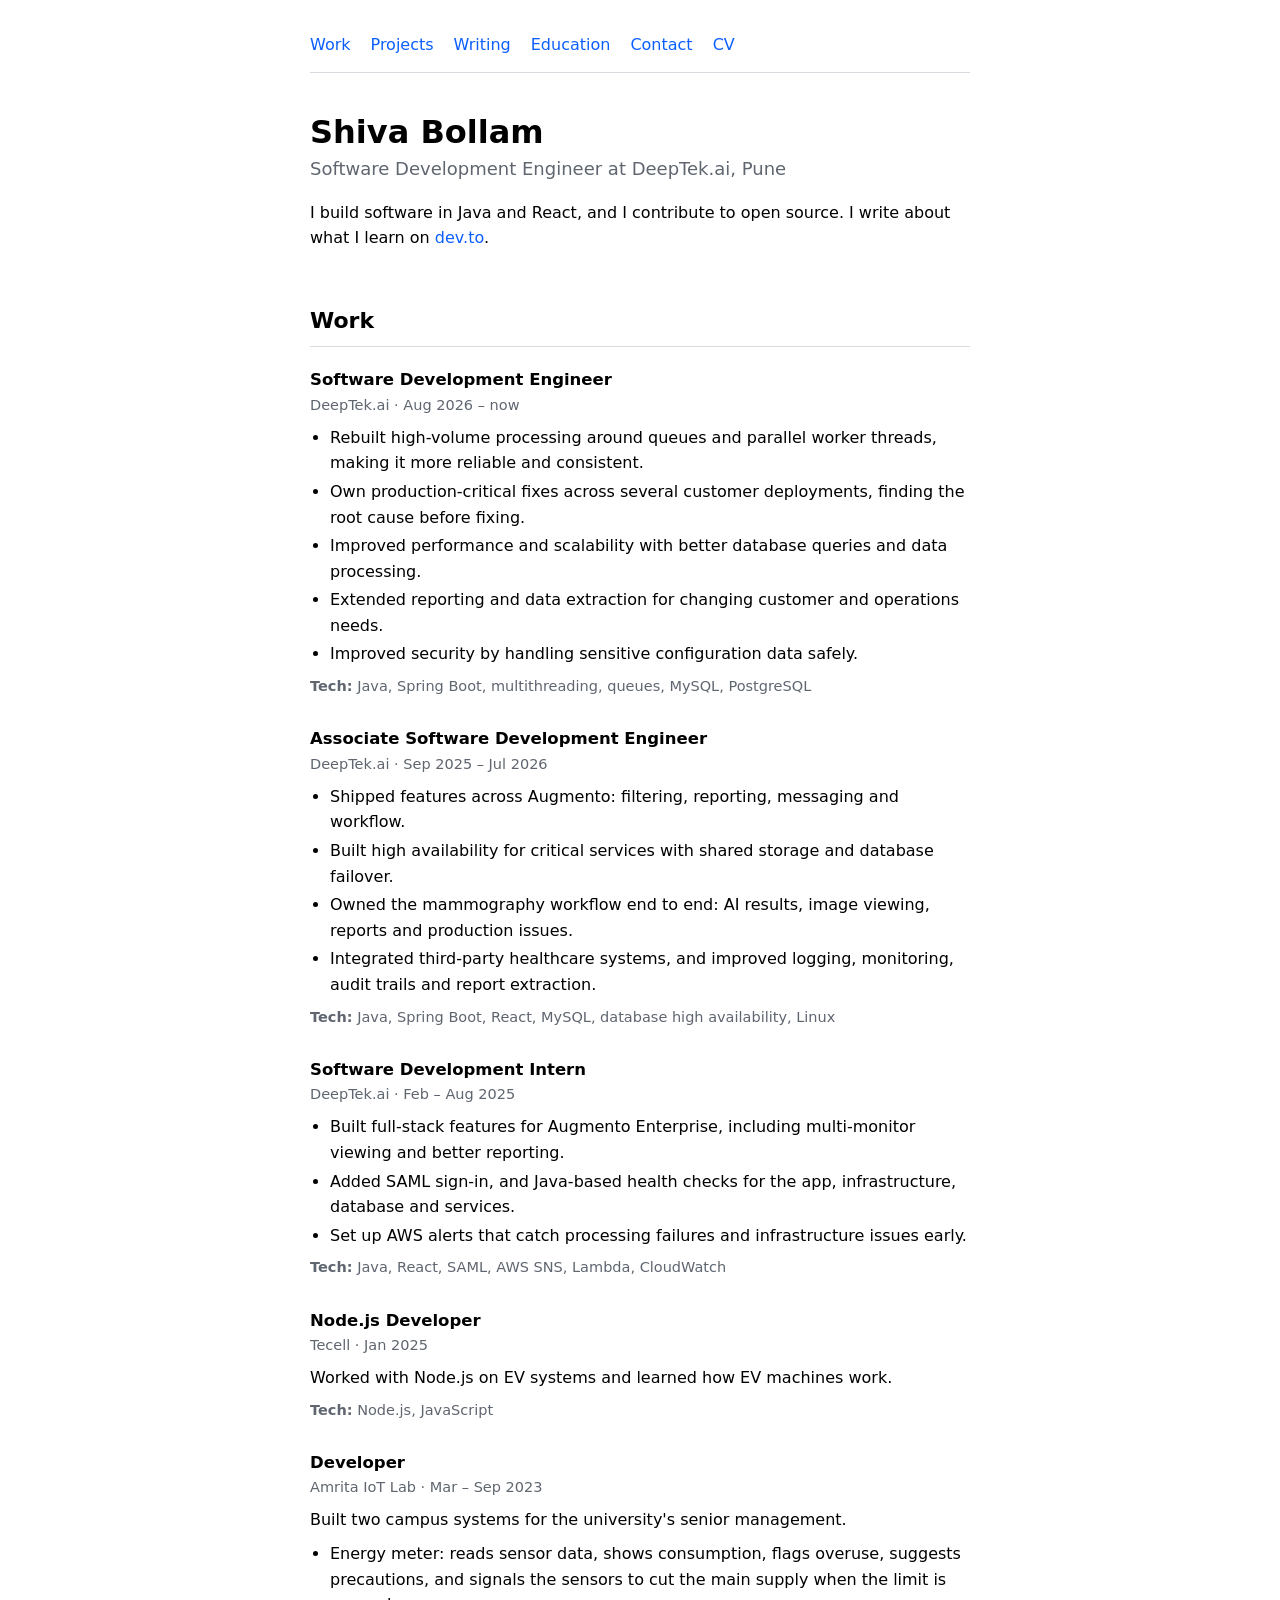
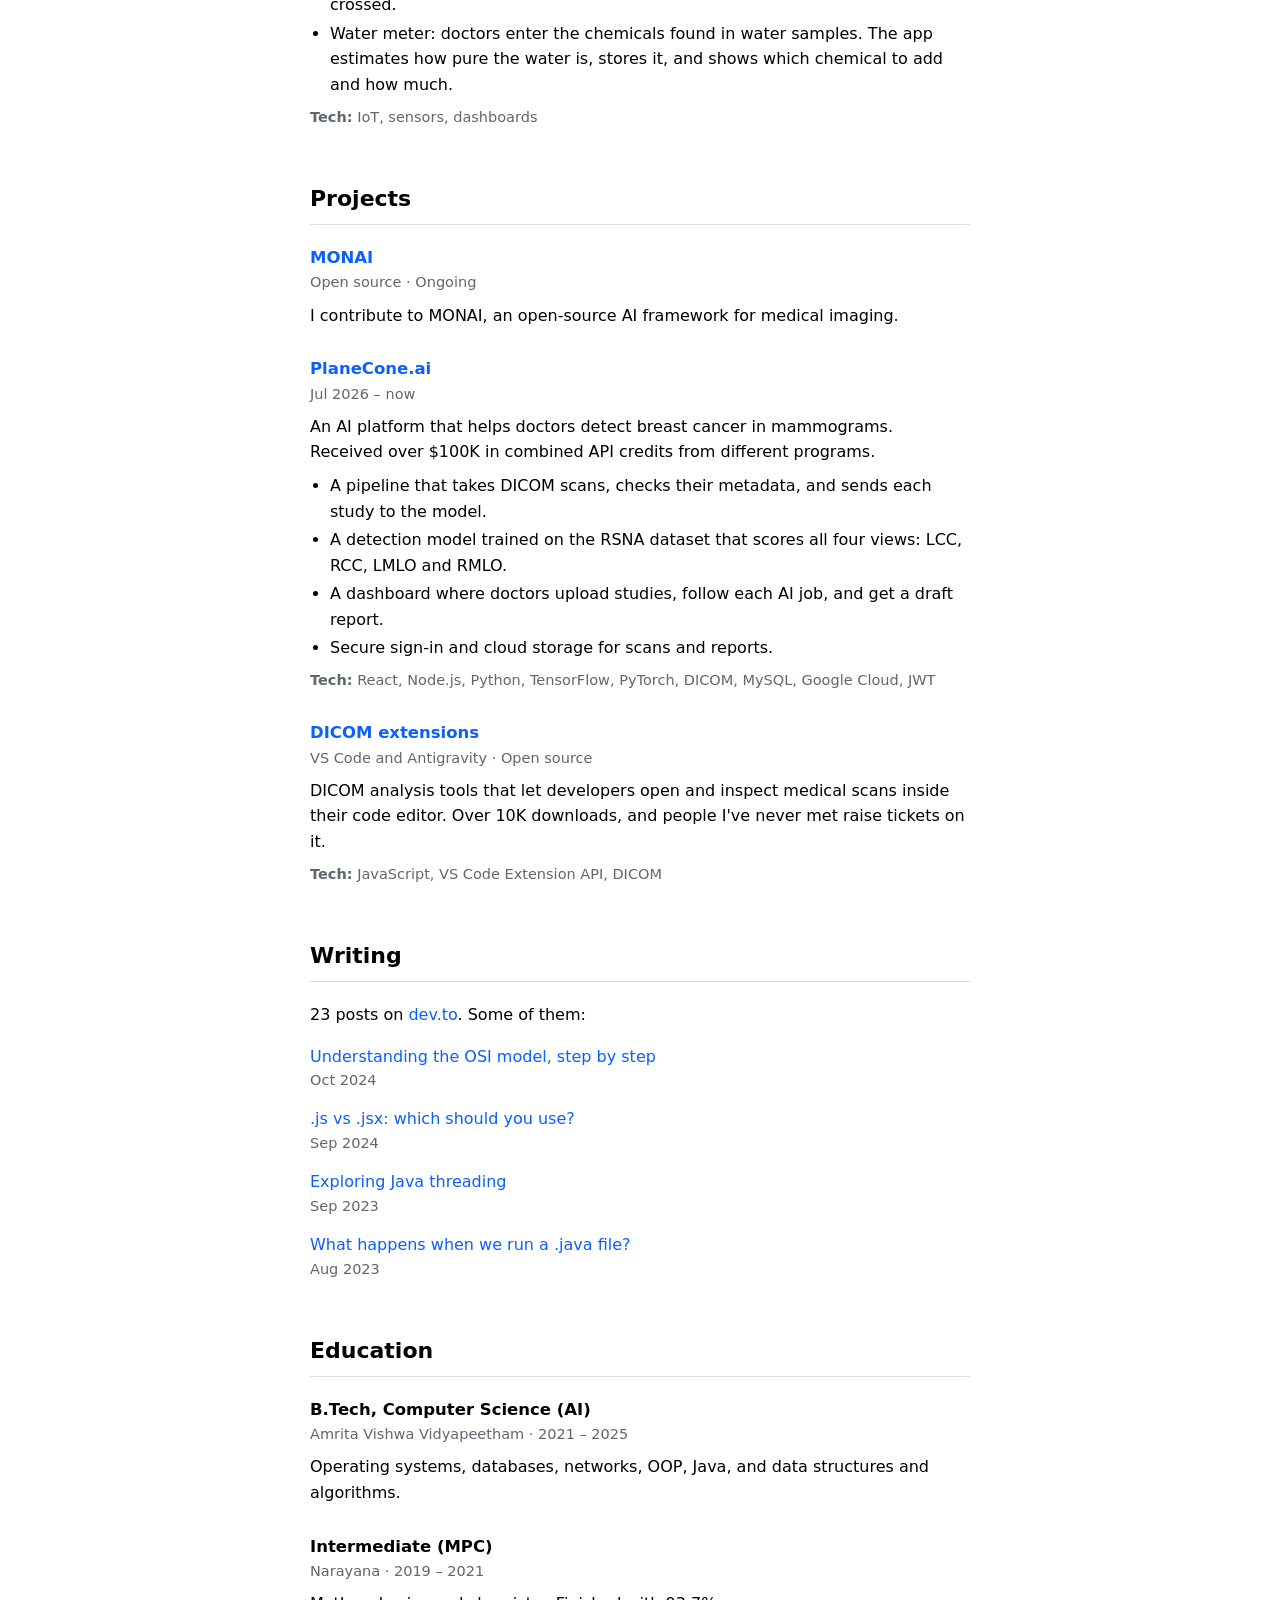
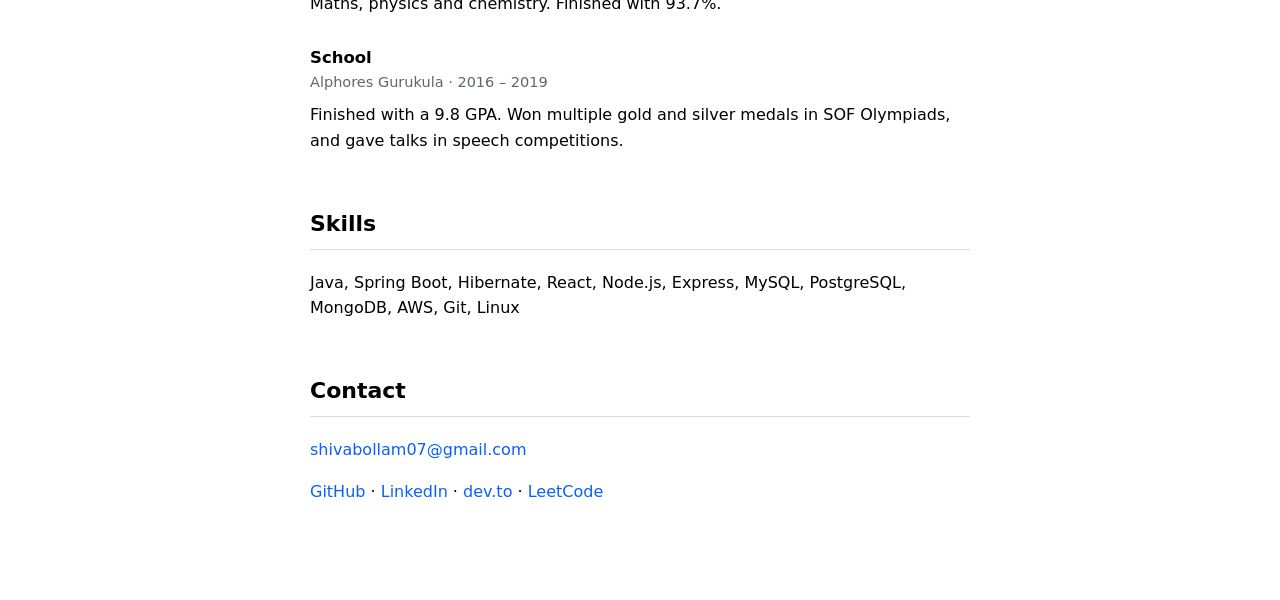
<file: index.html>
<!doctype html>
<html lang="en">
<head>
<meta charset="utf-8">
<meta name="viewport" content="width=device-width, initial-scale=1">
<title>Shiva Bollam</title>
<meta name="description" content="Shiva Bollam, Software Development Engineer at DeepTek.ai.">
<style>
:root{
  --bg:#ffffff; --text:#000000; --muted:#5f6670; --line:#d8dce1; --link:#0b5fff;
  color-scheme:light;
}
*{box-sizing:border-box}
html{-webkit-text-size-adjust:100%;scroll-behavior:smooth}
body{
  margin:0; background:var(--bg); color:var(--text);
  font:16px/1.6 system-ui,-apple-system,"Segoe UI",Roboto,Helvetica,Arial,sans-serif;
  padding:32px max(20px,env(safe-area-inset-right)) 80px max(20px,env(safe-area-inset-left));
}
main,.nav{max-width:660px;margin:0 auto}
a{color:var(--link);text-decoration:none}
a:hover{text-decoration:underline}
:focus-visible{outline:2px solid var(--link);outline-offset:2px;border-radius:2px}

.nav{display:flex;gap:20px;flex-wrap:wrap;padding-bottom:14px;border-bottom:1px solid var(--line)}

h1{font-size:32px;line-height:1.2;margin:40px 0 4px;font-weight:700}
.tagline{margin:0 0 16px;color:var(--muted);font-size:18px}
.intro{margin:0}

h2{font-size:22px;font-weight:700;margin:52px 0 20px;padding-bottom:8px;border-bottom:1px solid var(--line);scroll-margin-top:16px}

.item{margin-bottom:28px}
.item h3{font-size:16.5px;font-weight:700;margin:0}
.item .meta{margin:0 0 8px;color:var(--muted);font-size:14.5px}
.item p{margin:0 0 8px}
.item ul{margin:0 0 8px;padding-left:20px}
.item li{margin:3px 0}
.stack{color:var(--muted);font-size:14.5px}
.stack b{font-weight:600}

.posts{list-style:none;padding:0;margin:0}
.posts li{margin:0 0 14px}
.posts .date{display:block;color:var(--muted);font-size:14.5px}
</style>
</head>
<body>

<nav class="nav">
  <a href="#work">Work</a>
  <a href="#projects">Projects</a>
  <a href="#writing">Writing</a>
  <a href="#education">Education</a>
  <a href="#contact">Contact</a>
  <a href="https://drive.google.com/file/d/182ART_bY3NYrq43j4HoFmFpjrq2p7kBx/view?usp=drivesdk">CV</a>
</nav>

<main>

<h1>Shiva Bollam</h1>
<p class="tagline">Software Development Engineer at DeepTek.ai, Pune</p>
<p class="intro">I build software in Java and React, and I contribute to open source. I write about what I learn on <a href="https://dev.to/shivabollam07">dev.to</a>.</p>

<section id="work">
  <h2>Work</h2>

  <div class="item">
    <h3>Software Development Engineer</h3>
    <p class="meta">DeepTek.ai · Aug 2026 – now</p>
    <ul>
      <li>Rebuilt high-volume processing around queues and parallel worker threads, making it more reliable and consistent.</li>
      <li>Own production-critical fixes across several customer deployments, finding the root cause before fixing.</li>
      <li>Improved performance and scalability with better database queries and data processing.</li>
      <li>Extended reporting and data extraction for changing customer and operations needs.</li>
      <li>Improved security by handling sensitive configuration data safely.</li>
    </ul>
    <p class="stack"><b>Tech:</b> Java, Spring Boot, multithreading, queues, MySQL, PostgreSQL</p>
  </div>

  <div class="item">
    <h3>Associate Software Development Engineer</h3>
    <p class="meta">DeepTek.ai · Sep 2025 – Jul 2026</p>
    <ul>
      <li>Shipped features across Augmento: filtering, reporting, messaging and workflow.</li>
      <li>Built high availability for critical services with shared storage and database failover.</li>
      <li>Owned the mammography workflow end to end: AI results, image viewing, reports and production issues.</li>
      <li>Integrated third-party healthcare systems, and improved logging, monitoring, audit trails and report extraction.</li>
    </ul>
    <p class="stack"><b>Tech:</b> Java, Spring Boot, React, MySQL, database high availability, Linux</p>
  </div>

  <div class="item">
    <h3>Software Development Intern</h3>
    <p class="meta">DeepTek.ai · Feb – Aug 2025</p>
    <ul>
      <li>Built full-stack features for Augmento Enterprise, including multi-monitor viewing and better reporting.</li>
      <li>Added SAML sign-in, and Java-based health checks for the app, infrastructure, database and services.</li>
      <li>Set up AWS alerts that catch processing failures and infrastructure issues early.</li>
    </ul>
    <p class="stack"><b>Tech:</b> Java, React, SAML, AWS SNS, Lambda, CloudWatch</p>
  </div>

  <div class="item">
    <h3>Node.js Developer</h3>
    <p class="meta">Tecell · Jan 2025</p>
    <p>Worked with Node.js on EV systems and learned how EV machines work.</p>
    <p class="stack"><b>Tech:</b> Node.js, JavaScript</p>
  </div>

  <div class="item">
    <h3>Developer</h3>
    <p class="meta">Amrita IoT Lab · Mar – Sep 2023</p>
    <p>Built two campus systems for the university's senior management.</p>
    <ul>
      <li>Energy meter: reads sensor data, shows consumption, flags overuse, suggests precautions, and signals the sensors to cut the main supply when the limit is crossed.</li>
      <li>Water meter: doctors enter the chemicals found in water samples. The app estimates how pure the water is, stores it, and shows which chemical to add and how much.</li>
    </ul>
    <p class="stack"><b>Tech:</b> IoT, sensors, dashboards</p>
  </div>
</section>

<section id="projects">
  <h2>Projects</h2>

  <div class="item">
    <h3><a href="https://github.com/Project-MONAI">MONAI</a></h3>
    <p class="meta">Open source · Ongoing</p>
    <p>I contribute to MONAI, an open-source AI framework for medical imaging.</p>
  </div>

  <div class="item">
    <h3><a href="https://planeconeai-frontend.planecone-ai.workers.dev/">PlaneCone.ai</a></h3>
    <p class="meta">Jul 2026 – now</p>
    <p>An AI platform that helps doctors detect breast cancer in mammograms. Received over $100K in combined API credits from different programs.</p>
    <ul>
      <li>A pipeline that takes DICOM scans, checks their metadata, and sends each study to the model.</li>
      <li>A detection model trained on the RSNA dataset that scores all four views: LCC, RCC, LMLO and RMLO.</li>
      <li>A dashboard where doctors upload studies, follow each AI job, and get a draft report.</li>
      <li>Secure sign-in and cloud storage for scans and reports.</li>
    </ul>
    <p class="stack"><b>Tech:</b> React, Node.js, Python, TensorFlow, PyTorch, DICOM, MySQL, Google Cloud, JWT</p>
  </div>

  <div class="item">
    <h3><a href="https://open-vsx.org/extension/shivabollam07/dicom-viewer">DICOM extensions</a></h3>
    <p class="meta">VS Code and Antigravity · Open source</p>
    <p>DICOM analysis tools that let developers open and inspect medical scans inside their code editor. Over 10K downloads, and people I've never met raise tickets on it.</p>
    <p class="stack"><b>Tech:</b> JavaScript, VS Code Extension API, DICOM</p>
  </div>
</section>

<section id="writing">
  <h2>Writing</h2>
  <p>23 posts on <a href="https://dev.to/shivabollam07">dev.to</a>. Some of them:</p>
  <ul class="posts">
    <li><a href="https://dev.to/shivabollam07/understanding-the-osi-model-a-step-by-step-breakdown-3np1">Understanding the OSI model, step by step</a><span class="date">Oct 2024</span></li>
    <li><a href="https://dev.to/shivabollam07/js-vs-jsx-should-you-write-your-react-code-in-jsx-3mp9">.js vs .jsx: which should you use?</a><span class="date">Sep 2024</span></li>
    <li><a href="https://dev.to/shivabollam07/exploring-java-threading-a-beginners-guide-211m">Exploring Java threading</a><span class="date">Sep 2023</span></li>
    <li><a href="https://dev.to/shivabollam07/what-happens-when-we-run-a-java-code-1p8i">What happens when we run a .java file?</a><span class="date">Aug 2023</span></li>
  </ul>
</section>

<section id="education">
  <h2>Education</h2>

  <div class="item">
    <h3>B.Tech, Computer Science (AI)</h3>
    <p class="meta">Amrita Vishwa Vidyapeetham · 2021 – 2025</p>
    <p>Operating systems, databases, networks, OOP, Java, and data structures and algorithms.</p>
  </div>

  <div class="item">
    <h3>Intermediate (MPC)</h3>
    <p class="meta">Narayana · 2019 – 2021</p>
    <p>Maths, physics and chemistry. Finished with 93.7%.</p>
  </div>

  <div class="item">
    <h3>School</h3>
    <p class="meta">Alphores Gurukula · 2016 – 2019</p>
    <p>Finished with a 9.8 GPA. Won multiple gold and silver medals in SOF Olympiads, and gave talks in speech competitions.</p>
  </div>
</section>

<section id="skills">
  <h2>Skills</h2>
  <p>Java, Spring Boot, Hibernate, React, Node.js, Express, MySQL, PostgreSQL, MongoDB, AWS, Git, Linux</p>
</section>

<section id="contact">
  <h2>Contact</h2>
  <p><a href="mailto:shivabollam07@gmail.com">shivabollam07@gmail.com</a></p>
  <p>
    <a href="https://github.com/ShivaBollam07">GitHub</a> ·
    <a href="https://www.linkedin.com/search/results/people/?keywords=Bollam%20Shiva">LinkedIn</a> ·
    <a href="https://dev.to/shivabollam07">dev.to</a> ·
    <a href="https://leetcode.com/u/shivabollam07/">LeetCode</a>
  </p>
</section>

</main>
</body>
</html>
</file>
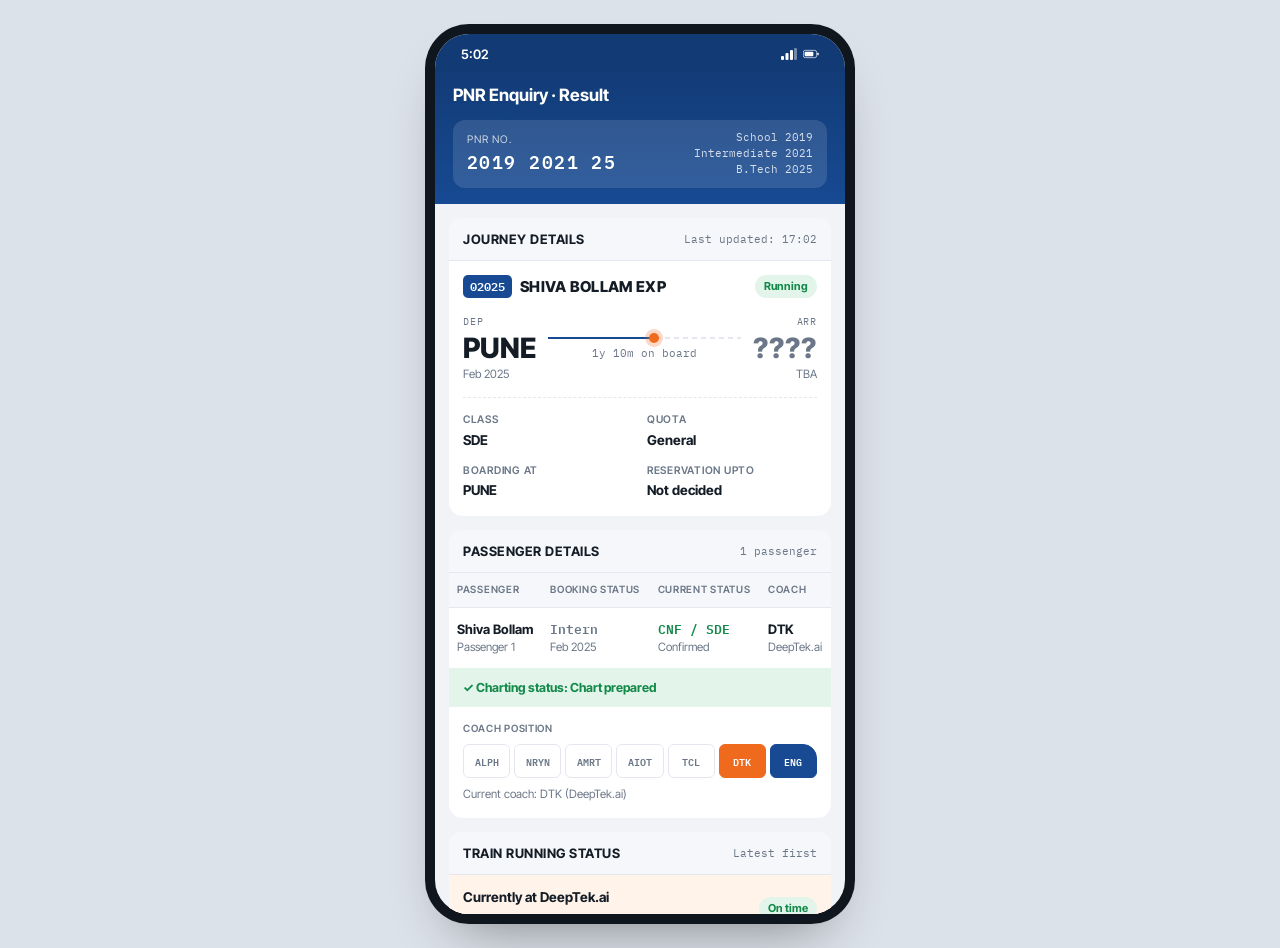
<file: Shiva Bollam (6).html>
<!doctype html><html><head><meta charset=utf8><meta name=viewport content="width=device-width,initial-scale=1,viewport-fit=cover"><style>:root{color-scheme:light;box-sizing:border-box;padding-top:env(safe-area-inset-top,0px);padding-bottom:env(safe-area-inset-bottom,0px)}html{scroll-padding-top:env(safe-area-inset-top,0px)}body{margin:0;padding:0;font:14px -apple-system,BlinkMacSystemFont,sans-serif;background:#fff;color:#000}img{max-width:100%}[hidden]:not([hidden=until-found i]){display:none!important}</style></head><body>
<title>Shiva Bollam</title>
<meta name="claude:viewport-fit-sides" content="cover">
<link rel="preconnect" href="https://fonts.googleapis.com">
<link rel="stylesheet" href="https://fonts.googleapis.com/css2?family=Inter+Tight:wght@500;600;700;800&family=IBM+Plex+Mono:wght@400;500;600&display=swap">
<style>
/* Layout: a single-screen PNR enquiry result inside a phone frame. Fixed app header with the PNR, one scroll of railway-style panels: Journey Details, Passenger Details, Train Running Status, Special Trains, Publications, Passenger Preferences, Enquiry. */
:root{
  --desk:#DCE2EA; --bg:#F1F3F7; --card:#FFFFFF; --ink:#141C26; --soft:#6B7787; --line:#E4E8EE; --thead:#F5F7FA;
  --bar:#174A93; --bar2:#123B76; --onbar:#FFFFFF; --accent:#F06A1D; --ok:#138A4A; --okbg:#E3F5EA; --warnbg:#FFF3EA; --chip:#F3F5F8; --link:#174A93;
  --ui:"Inter Tight",system-ui,-apple-system,"Segoe UI",Roboto,sans-serif;
  --mono:"IBM Plex Mono",ui-monospace,Menlo,Consolas,monospace;
}
@media (prefers-color-scheme:dark){:root:not([data-theme="light"]){
  --desk:#05080C; --bg:#0C1117; --card:#151D27; --ink:#E6EBF1; --soft:#8B98A7; --line:#222D3A; --thead:#1A2430;
  --bar:#143A72; --bar2:#0F2D59; --onbar:#EEF3F9; --accent:#FF8A45; --ok:#47C985; --okbg:#10291C; --warnbg:#251A10; --chip:#1B2531; --link:#8DB8F0; color-scheme:dark}}
:root[data-theme="dark"]{--desk:#05080C; --bg:#0C1117; --card:#151D27; --ink:#E6EBF1; --soft:#8B98A7; --line:#222D3A; --thead:#1A2430;
  --bar:#143A72; --bar2:#0F2D59; --onbar:#EEF3F9; --accent:#FF8A45; --ok:#47C985; --okbg:#10291C; --warnbg:#251A10; --chip:#1B2531; --link:#8DB8F0; color-scheme:dark}

html,body{height:100%}
body{background:var(--desk);color:var(--ink);font-family:var(--ui);font-size:14.5px;line-height:1.55;display:flex;justify-content:center;align-items:center;
  padding-left:max(16px,env(safe-area-inset-left,0px));padding-right:max(16px,env(safe-area-inset-right,0px));padding-block:24px}
a{color:inherit}
:focus-visible{outline:2px solid var(--accent);outline-offset:2px;border-radius:6px}

.phone{width:410px;max-width:100%;height:min(880px,100%);background:var(--bg);border-radius:34px;overflow:hidden;display:flex;flex-direction:column;
  box-shadow:0 0 0 10px #10161E,0 30px 60px -20px rgba(0,0,0,.45)}
.sbar{background:var(--bar2);color:var(--onbar);display:flex;justify-content:space-between;align-items:center;padding:10px 26px 4px;font-size:13px;font-weight:600}
.sbar span:last-child{display:flex;gap:6px;align-items:center}
.sbar svg{width:16px;height:12px;fill:currentColor}
@media (max-width:520px){
  body{padding:0;align-items:stretch}
  .phone{width:100%;height:100%;border-radius:0;box-shadow:none}
  .sbar{display:none}
}

.head{background:linear-gradient(var(--bar2),var(--bar));color:var(--onbar);padding:14px 18px 16px;display:flex;flex-direction:column;gap:12px}
.head h1{margin:0;font-size:17px;font-weight:700}
.pnr{background:rgba(255,255,255,.12);border-radius:12px;padding:10px 14px;display:flex;justify-content:space-between;align-items:center;gap:10px}
.pnr small{display:block;font-size:10.5px;letter-spacing:.1em;text-transform:uppercase;opacity:.75}
.pnr b{font-family:var(--mono);font-size:18px;font-weight:600;letter-spacing:.08em}
.pnr .key{font-family:var(--mono);font-size:10.5px;opacity:.8;text-align:right;line-height:1.5}

.scroll{flex:1;overflow-y:auto;overscroll-behavior:contain;scrollbar-width:thin}
.inner{padding:14px max(14px,env(safe-area-inset-left,0px)) 28px max(14px,env(safe-area-inset-right,0px));display:flex;flex-direction:column;gap:14px}

.panel{background:var(--card);border-radius:14px;overflow:hidden}
.ph{display:flex;justify-content:space-between;align-items:center;gap:8px;padding:11px 14px;background:var(--thead);border-bottom:1px solid var(--line)}
.ph h2{margin:0;font-size:13px;font-weight:700;letter-spacing:.04em;text-transform:uppercase}
.ph span{font-family:var(--mono);font-size:10.5px;color:var(--soft)}
.pb{padding:14px}

/* journey details */
.trainrow{display:flex;align-items:center;gap:8px;flex-wrap:wrap}
.tno{font-family:var(--mono);font-size:12px;font-weight:600;color:var(--onbar);background:var(--bar);padding:2px 7px;border-radius:5px}
.tname{font-weight:800;font-size:15px;letter-spacing:.02em}
.run{margin-left:auto;font-size:11px;font-weight:700;color:var(--ok);background:var(--okbg);padding:3px 9px;border-radius:999px}
.route{display:grid;grid-template-columns:auto minmax(0,1fr) auto;gap:12px;align-items:center;margin:16px 0 4px}
.rs b{display:block;font-size:28px;font-weight:800;line-height:1}
.rs span{display:block;font-size:11.5px;color:var(--soft);margin-top:4px}
.rs.r{text-align:right}
.rs.r b{color:var(--soft)}
.rs .tag{font-family:var(--mono);font-size:10px;letter-spacing:.08em;text-transform:uppercase;color:var(--soft);margin:0 0 4px}
.mid{display:flex;flex-direction:column;align-items:center;gap:6px;font-family:var(--mono);font-size:10.5px;color:var(--soft);white-space:nowrap}
.mid .rline{width:100%}
.rline{position:relative;height:2px;background:repeating-linear-gradient(90deg,var(--line) 0 5px,transparent 5px 9px)}
.rline::before{content:"";position:absolute;inset:0 45% 0 0;background:var(--bar)}
.rline::after{content:"";position:absolute;left:55%;top:50%;width:10px;height:10px;margin:-5px;border-radius:50%;background:var(--accent);box-shadow:0 0 0 4px color-mix(in srgb,var(--accent) 25%,transparent)}
.kvg{display:grid;grid-template-columns:repeat(2,minmax(0,1fr));gap:12px 14px;margin-top:14px;padding-top:14px;border-top:1px dashed var(--line)}
.kvg small{display:block;font-size:10.5px;letter-spacing:.07em;text-transform:uppercase;color:var(--soft);font-weight:600}
.kvg b{font-size:13.5px;font-weight:700}

table{width:100%;border-collapse:collapse;font-size:13px}
th{font-size:10px;letter-spacing:.07em;text-transform:uppercase;color:var(--soft);font-weight:600;text-align:left;padding:9px 8px;background:var(--thead);border-bottom:1px solid var(--line)}
td{padding:11px 8px;vertical-align:top;border-bottom:1px solid var(--line)}
tr:last-child td{border-bottom:0}
td small{display:block;color:var(--soft);font-size:11.5px}
.cnf{font-family:var(--mono);font-weight:600;color:var(--ok)}
.wl{font-family:var(--mono);font-weight:600;color:var(--soft)}
.chart{display:flex;align-items:center;gap:8px;padding:10px 14px;background:var(--okbg);color:var(--ok);font-weight:700;font-size:12.5px}

.coaches{display:flex;gap:4px;margin-top:2px}
.coach{flex:1 1 0;min-width:0;height:32px;border-radius:6px;border:1.5px solid var(--line);display:grid;place-items:center;font-family:var(--mono);font-size:9.5px;font-weight:600;color:var(--soft)}
.coach.eng{border-radius:6px 14px 6px 6px;background:var(--bar);border-color:var(--bar);color:var(--onbar)}
.coach.you{background:var(--accent);border-color:var(--accent);color:#fff}
.note{font-size:11.5px;color:var(--soft);margin:8px 0 0}

/* running status */
.now{display:flex;gap:10px;align-items:center;padding:11px 14px;background:var(--warnbg);border-bottom:1px solid var(--line)}
.now b{font-size:13.5px}
.now span{font-size:12px;color:var(--soft)}
.now em{margin-left:auto;font-style:normal;font-size:11px;font-weight:700;color:var(--ok);background:var(--okbg);padding:3px 9px;border-radius:999px;white-space:nowrap}
.cols{display:grid;grid-template-columns:20px minmax(0,1fr) 50px 50px;gap:10px;padding:8px 14px;font-size:10px;letter-spacing:.07em;text-transform:uppercase;color:var(--soft);font-weight:600;background:var(--thead);border-bottom:1px solid var(--line)}
.cols span:nth-child(n+3){text-align:right}
.stn summary{list-style:none;display:grid;grid-template-columns:20px minmax(0,1fr) 50px 50px;gap:10px;align-items:center;padding:14px;cursor:pointer}
.stn summary::-webkit-details-marker{display:none}
.stn summary:hover .sn b{color:var(--link)}
.stn + .stn summary{border-top:1px solid var(--line)}
.rail{position:relative;align-self:stretch;display:flex;justify-content:center}
.rail::before{content:"";position:absolute;top:-15px;bottom:-15px;width:3px;background:var(--bar)}
.stn.src summary .rail::before{bottom:50%}
.stn.src .body .rail::before{display:none}
.stn.cur summary .rail::before{top:50%}
.stn.next summary .rail::before{bottom:50%;background:repeating-linear-gradient(var(--soft) 0 3px,transparent 3px 7px)}
.dot{position:relative;z-index:1;align-self:center;width:12px;height:12px;border-radius:50%;background:var(--bar);border:3px solid var(--bar)}
.stn.next .dot{background:var(--card);border:2px dashed var(--soft)}
.stn.cur summary,.stn.cur .body{background:var(--warnbg)}
.stn.cur .dot{width:20px;height:20px;border:0;background:var(--accent);box-shadow:0 0 0 4px color-mix(in srgb,var(--accent) 25%,transparent)}
.stn.next .rail{}
.sn{min-width:0}
.sn i{display:block;font-style:normal;font-family:var(--mono);font-size:10px;color:var(--soft);letter-spacing:.06em}
.sn b{display:flex;align-items:center;gap:6px;font-size:14.5px;font-weight:700;line-height:1.3}
.sn b::after{content:"\203A";font-weight:400;color:var(--soft);transition:transform .2s}
.stn[open] .sn b::after{transform:rotate(90deg)}
.sn span{display:block;font-size:11.5px;font-weight:600;color:var(--soft)}
.stn.cur .sn i,.stn.cur .sn span{color:var(--accent)}
.stn.next .sn span{color:var(--ok)}
.tm{font-family:var(--mono);font-size:11px;text-align:right;line-height:1.3}
.tm.d{color:var(--soft)}
.body{display:grid;grid-template-columns:20px minmax(0,1fr);gap:10px;padding:0 14px 16px}
.body .rail::before{top:0;bottom:0}
.stn.next .body .rail::before{display:none}
.dt{display:flex;flex-direction:column;gap:9px;font-size:13px;min-width:0;border-left:2px solid var(--line);padding-left:12px}
.dt h4{margin:0;font-size:13.5px;font-weight:700}
.dt h4 small{font-family:var(--mono);font-weight:500;font-size:10.5px;color:var(--soft);margin-left:6px}
.dt h4 + *{margin-top:-4px}
.dt .role + .role{border-top:1px dashed var(--line);padding-top:10px}
.dt .role{display:flex;flex-direction:column;gap:7px}
.dt p{margin:0}
.dt ul{margin:0;padding-left:16px;display:flex;flex-direction:column;gap:5px}
.dt li::marker{color:var(--soft)}
.chips{display:flex;flex-wrap:wrap;gap:5px}
.chips span{font-family:var(--mono);font-size:10.5px;font-weight:500;padding:2px 7px;border-radius:6px;background:var(--chip);color:var(--soft);border:1px solid var(--line)}
.grade{font-family:var(--mono);font-size:11.5px;font-weight:600;color:var(--ok);background:var(--okbg);padding:1px 7px;border-radius:5px}
.tapnote{margin:0;padding:10px 14px 14px;font-size:11.5px;color:var(--soft);border-top:1px solid var(--line)}
.rac{display:flex;align-items:center;gap:10px;background:var(--warnbg);border-radius:10px;padding:10px 12px;font-size:13px}
.rac b{font-family:var(--mono);color:var(--accent);font-size:13px;white-space:nowrap}

/* special trains */
.svc{padding:14px;display:flex;flex-direction:column;gap:10px}
.svc + .svc{border-top:1px solid var(--line)}
.svc header{display:flex;justify-content:space-between;align-items:baseline;gap:4px 10px;flex-wrap:wrap}
.svc h3{margin:0;font-size:15.5px;font-weight:800}
.svc header span{font-family:var(--mono);font-size:10.5px;color:var(--soft)}
.svc p{margin:0;font-size:13.5px}
.svc ul{margin:0;padding-left:16px;display:flex;flex-direction:column;gap:5px;font-size:13px}
.stat{display:flex;align-items:center;gap:12px;background:var(--okbg);border-radius:10px;padding:9px 12px}
.stat b{font-size:22px;font-weight:800;color:var(--ok);line-height:1}
.stat span{font-size:12.5px}
.plink{font-weight:700;font-size:13px;color:var(--link);text-decoration:none}
.plink:hover{text-decoration:underline}
.lbl{font-size:10px;letter-spacing:.07em;text-transform:uppercase;color:var(--soft);font-weight:600;margin:0 0 -4px!important}

/* publications */
.pubs a{display:flex;justify-content:space-between;gap:12px;padding:12px 14px;text-decoration:none;font-size:13.5px;font-weight:600}
.pubs a + a{border-top:1px solid var(--line)}
.pubs a:hover{color:var(--link)}
.pubs span{font-family:var(--mono);font-size:11px;color:var(--soft);font-weight:400;white-space:nowrap}

/* preferences */
.prefs{padding:14px;display:flex;flex-direction:column;gap:10px}
.prefs p{margin:0;font-size:13.5px}
.quote{font-size:15px!important;font-weight:700;border-left:3px solid var(--accent);padding-left:12px}
.kvs{display:grid;grid-template-columns:90px minmax(0,1fr);gap:8px 12px;font-size:13px;padding-top:12px;margin:2px 0 0;border-top:1px dashed var(--line)}
.kvs dt{color:var(--soft);font-size:10.5px;letter-spacing:.06em;text-transform:uppercase;font-weight:600;padding-top:2px}
.kvs dd{margin:0}

/* enquiry */
.enq{padding:14px;display:flex;flex-direction:column;gap:10px}
.mail{display:flex;align-items:center;justify-content:space-between;gap:10px;background:var(--chip);border-radius:10px;padding:10px 12px;font-family:var(--mono);font-size:13px}
.mail code{font-family:inherit;user-select:all;overflow-wrap:anywhere}
.btns{display:grid;grid-template-columns:1fr 1fr;gap:8px}
.cbtn{display:flex;align-items:center;justify-content:center;gap:8px;font-weight:700;font-size:13.5px;padding:11px;border-radius:10px;text-decoration:none;border:1px solid var(--line);background:var(--card);cursor:pointer;font-family:var(--ui);color:var(--ink)}
.cbtn:hover{border-color:var(--soft)}
.cbtn svg{width:16px;height:16px;fill:currentColor}
.cbtn.li{grid-column:1/-1;background:#0A66C2;border-color:#0A66C2;color:#fff}
.cbtn.mailbtn{grid-column:1/-1;background:var(--accent);border-color:var(--accent);color:#fff}
.foot{text-align:center;font-family:var(--mono);font-size:10.5px;color:var(--soft);margin:4px 0 0}
</style>

<div class="phone">
  <div class="sbar" aria-hidden="true"><span id="clock">9:41</span><span><svg viewBox="0 0 16 12"><rect x="0" y="8" width="3" height="4" rx="1"/><rect x="4.5" y="5" width="3" height="7" rx="1"/><rect x="9" y="2" width="3" height="10" rx="1"/><rect x="13" y="0" width="3" height="12" rx="1" opacity=".4"/></svg><svg viewBox="0 0 24 12"><rect x=".5" y=".5" width="20" height="11" rx="3" fill="none" stroke="currentColor"/><rect x="2.5" y="2.5" width="13" height="7" rx="1.5"/><rect x="21.5" y="4" width="2" height="4" rx="1"/></svg></span></div>

  <header class="head">
    <h1>PNR Enquiry · Result</h1>
    <div class="pnr">
      <div><small>PNR No.</small><b>2019 2021 25</b></div>
      <div class="key">School 2019<br>Intermediate 2021<br>B.Tech 2025</div>
    </div>
  </header>

  <main class="scroll">
    <div class="inner">

      <section class="panel" aria-labelledby="h-jd">
        <div class="ph"><h2 id="h-jd">Journey Details</h2><span id="upd">Last updated: now</span></div>
        <div class="pb">
          <div class="trainrow"><span class="tno">02025</span><span class="tname">SHIVA BOLLAM EXP</span><span class="run">Running</span></div>
          <div class="route">
            <div class="rs"><span class="tag">Dep</span><b>PUNE</b><span>Feb 2025</span></div>
            <div class="mid"><div class="rline" aria-hidden="true"></div><span id="dur">Journey time</span></div>
            <div class="rs r"><span class="tag">Arr</span><b>????</b><span>TBA</span></div>
          </div>
          <div class="kvg">
            <div><small>Class</small><b>SDE</b></div>
            <div><small>Quota</small><b>General</b></div>
            <div><small>Boarding at</small><b>PUNE</b></div>
            <div><small>Reservation upto</small><b>Not decided</b></div>
          </div>
        </div>
      </section>

      <section class="panel" aria-labelledby="h-pd">
        <div class="ph"><h2 id="h-pd">Passenger Details</h2><span>1 passenger</span></div>
        <table>
          <thead><tr><th>Passenger</th><th>Booking status</th><th>Current status</th><th>Coach</th></tr></thead>
          <tbody><tr>
            <td><b>Shiva Bollam</b><small>Passenger 1</small></td>
            <td><span class="wl">Intern</span><small>Feb 2025</small></td>
            <td><span class="cnf">CNF / SDE</span><small>Confirmed</small></td>
            <td><b>DTK</b><small>DeepTek.ai</small></td>
          </tr></tbody>
        </table>
        <div class="chart">✓ Charting status: Chart prepared</div>
        <div class="pb">
          <p class="lbl" style="margin-bottom:8px!important">Coach position</p>
          <div class="coaches"><span class="coach">ALPH</span><span class="coach">NRYN</span><span class="coach">AMRT</span><span class="coach">AIOT</span><span class="coach">TCL</span><span class="coach you">DTK</span><span class="coach eng">ENG</span></div>
          <p class="note">Current coach: DTK (DeepTek.ai)</p>
        </div>
      </section>

      <section class="panel" aria-labelledby="h-rs">
        <div class="ph"><h2 id="h-rs">Train Running Status</h2><span>Latest first</span></div>
        <div class="now"><div><b>Currently at DeepTek.ai</b><br><span id="since">Running since Feb 2025</span></div><em>On time</em></div>
        <div class="cols" aria-hidden="true"><span></span><span>Station</span><span>Arr.</span><span>Dep.</span></div>
        <details class="stn cur" open>
          <summary><span class="rail"><span class="dot"></span></span><span class="sn"><i>DTK · CURRENT</i><b>DeepTek.ai</b><span>Train is here</span></span><span class="tm">Feb 25</span><span class="tm d">—</span></summary>
          <div class="body"><span class="rail"></span><div class="dt"><div class="role"><h4>Software Development Engineer<small>Aug 2026 – now</small></h4><ul><li>Rebuilt high-volume processing around queues and parallel worker threads, making it more reliable and consistent.</li><li>Own production-critical fixes across several customer deployments, finding the root cause before fixing.</li><li>Improved performance and scalability with better database queries and data processing.</li><li>Extended reporting and data extraction for changing customer and operations needs.</li><li>Improved security by handling sensitive configuration data safely.</li></ul><div class="chips"><span>Java</span><span>Spring Boot</span><span>Multithreading</span><span>Queues</span><span>MySQL</span><span>PostgreSQL</span></div></div><div class="role"><h4>Associate SDE<small>Sep 2025 – Jul 2026</small></h4><ul><li>Shipped features across Augmento: filtering, reporting, messaging and workflow.</li><li>Built high availability for critical services with shared storage and database failover.</li><li>Owned the mammography workflow end to end: AI results, image viewing, reports, and production issues.</li><li>Integrated third-party healthcare systems, and improved logging, monitoring, audit trails and report extraction.</li></ul><div class="chips"><span>Java</span><span>Spring Boot</span><span>React</span><span>MySQL</span><span>Database HA</span><span>Linux</span></div></div><div class="role"><h4>Software Development Intern<small>Feb – Aug 2025</small></h4><ul><li>Built full-stack features for Augmento Enterprise, including multi-monitor viewing and better reporting.</li><li>Added SAML sign-in, and Java-based health checks for the app, infrastructure, database and services.</li><li>Set up AWS alerts that catch processing failures and infrastructure issues early.</li></ul><div class="chips"><span>Java</span><span>React</span><span>SAML</span><span>AWS SNS</span><span>Lambda</span><span>CloudWatch</span></div></div></div></div>
        </details>
        <details class="stn ">
          <summary><span class="rail"><span class="dot"></span></span><span class="sn"><i>TCL</i><b>Tecell</b><span>Departed</span></span><span class="tm">Jan 25</span><span class="tm">Jan 25</span></summary>
          <div class="body"><span class="rail"></span><div class="dt"><h4>Node.js · EV systems</h4><p>Worked with Node.js and learned a lot about how EV machines work. I learned so much there that I probably owe Tecell a stipend.</p><div class="chips"><span>Node.js</span><span>JavaScript</span><span>EV systems</span></div></div></div>
        </details>
        <details class="stn ">
          <summary><span class="rail"><span class="dot"></span></span><span class="sn"><i>AIOT</i><b>Amrita IoT Lab</b><span>Departed</span></span><span class="tm">Mar 23</span><span class="tm">Sep 23</span></summary>
          <div class="body"><span class="rail"></span><div class="dt"><h4>Developer · IoT smart meters</h4><p>Worked with the university's senior management on two campus systems.</p><ul><li><b>Energy meter:</b> reads data from sensors, shows consumption, flags overuse, suggests precautions, and signals the sensors to cut the main supply when the limit is crossed.</li><li><b>Water meter:</b> doctors enter the chemicals found in water samples. The app estimates how pure the water is, stores it, and shows which chemical to add and how much.</li></ul><div class="chips"><span>IoT</span><span>Sensors</span><span>Electrical systems</span><span>Dashboards</span></div></div></div>
        </details>
        <details class="stn ">
          <summary><span class="rail"><span class="dot"></span></span><span class="sn"><i>AMRT</i><b>Amrita Vishwa Vidyapeetham</b><span>Departed</span></span><span class="tm">2021</span><span class="tm">2025</span></summary>
          <div class="body"><span class="rail"></span><div class="dt"><h4>B.Tech · Computer Science (AI)</h4><p>Learned operating systems, databases, networks, OOP, Java, and data structures and algorithms. Also learned how to present and how to take ownership of my work.</p><div class="chips"><span>OS</span><span>DBMS</span><span>Networks</span><span>Java</span><span>DSA</span><span>Presentation</span></div></div></div>
        </details>
        <details class="stn ">
          <summary><span class="rail"><span class="dot"></span></span><span class="sn"><i>NRYN</i><b>Narayana</b><span>Departed</span></span><span class="tm">2019</span><span class="tm">2021</span></summary>
          <div class="body"><span class="rail"></span><div class="dt"><h4>Intermediate · MPC</h4><p>Maths, physics and chemistry. Finished with <span class="grade">93.7%</span></p><p>One of the two years was spent at home because of the lockdown. The other year taught me a lot, in studies and as a person.</p><div class="chips"><span>Maths</span><span>Physics</span><span>Chemistry</span><span>Self-study</span></div></div></div>
        </details>
        <details class="stn src">
          <summary><span class="rail"><span class="dot"></span></span><span class="sn"><i>ALPH · SOURCE</i><b>Alphores Gurukula</b><span>Departed</span></span><span class="tm">2016</span><span class="tm">2019</span></summary>
          <div class="body"><span class="rail"></span><div class="dt"><h4>Schooling</h4><p>Completed with <span class="grade">9.8 GPA</span></p><ul><li>Won multiple gold and silver medals in SOF Olympiad competitions.</li><li>Took part in speech competitions and gave talks on stage.</li></ul><div class="chips"><span>Public speaking</span><span>Olympiads</span></div></div></div>
        </details>
        <p class="tapnote">Tap any station to see the full details.</p>
      </section>

      <section class="panel" aria-labelledby="h-st">
        <div class="ph"><h2 id="h-st">Special Trains</h2><span>Projects</span></div>
        <article class="svc">
          <header><h3>PlaneCone.ai</h3><span>Jul 2026 – now</span></header>
          <p>An AI platform that helps doctors detect breast cancer in mammograms.</p>
          <div class="stat"><b>100K+</b><span>in combined API credits received from different programs</span></div>
          <ul>
            <li>A pipeline that takes DICOM scans, checks their metadata, and sends each study to the model.</li>
            <li>A detection model trained on the RSNA dataset that scores all four views: LCC, RCC, LMLO and RMLO.</li>
            <li>A dashboard where doctors upload studies, follow each AI job, and get a draft report.</li>
            <li>Secure sign-in and cloud storage for scans and reports.</li>
          </ul>
          <p class="lbl">Skills used</p>
          <div class="chips"><span>React</span><span>Node.js</span><span>Python</span><span>TensorFlow</span><span>PyTorch</span><span>DICOM</span><span>MySQL</span><span>Google Cloud</span><span>JWT</span></div>
          <a class="plink" href="https://planeconeai-frontend.planecone-ai.workers.dev/">planecone.ai ↗</a>
        </article>
        <article class="svc">
          <header><h3>DICOM extensions</h3><span>VS Code &amp; Antigravity</span></header>
          <p>DICOM analysis tools and other extensions that let developers open and inspect medical scans inside their code editor.</p>
          <div class="stat"><b>10K+</b><span>downloads. People I've never met raise tickets on it.</span></div>
          <p class="lbl">Skills used</p>
          <div class="chips"><span>JavaScript</span><span>VS Code Extension API</span><span>DICOM</span><span>Open source</span></div>
          <a class="plink" href="https://open-vsx.org/extension/shivabollam07/dicom-viewer">Open VSX ↗</a>
        </article>
      </section>

      <section class="panel" aria-labelledby="h-pub">
        <div class="ph"><h2 id="h-pub">Publications</h2><span>23 on dev.to</span></div>
        <div class="pubs">
          <a href="https://dev.to/shivabollam07/understanding-the-osi-model-a-step-by-step-breakdown-3np1">Understanding the OSI model, step by step<span>Oct 24</span></a>
          <a href="https://dev.to/shivabollam07/js-vs-jsx-should-you-write-your-react-code-in-jsx-3mp9">.js vs .jsx: which should you use?<span>Sep 24</span></a>
          <a href="https://dev.to/shivabollam07/what-happens-when-we-run-a-java-code-1p8i">What happens when we run a .java file?<span>Aug 23</span></a>
          <a href="https://dev.to/shivabollam07/exploring-java-threading-a-beginners-guide-211m">Exploring Java threading<span>Sep 23</span></a>
        </div>
      </section>

      <section class="panel" aria-labelledby="h-pp">
        <div class="ph"><h2 id="h-pp">Passenger Preferences</h2><span>Outside work</span></div>
        <div class="prefs">
          <p>I play basketball, listen to music, and sometimes stare at a wall for two hours straight.</p>
          <p>I'm interested in tech and business, and I like learning every kind of skill, even ones I don't use.</p>
          <p class="quote">Being able to do something is an art, and a blessing.</p>
          <dl class="kvs">
            <dt>Skills</dt><dd>Java, Spring Boot, Hibernate, React, Node.js, Express, MySQL, PostgreSQL, MongoDB, AWS, Git, Linux</dd>
            <dt>Interests</dt><dd>Technology, business, learning new skills</dd>
            <dt>Hobbies</dt><dd>Basketball, music</dd>
          </dl>
        </div>
      </section>

      <section class="panel" aria-labelledby="h-eq">
        <div class="ph"><h2 id="h-eq">Enquiry · Book Next Journey</h2><span>Contact</span></div>
        <div class="enq">
          <div class="rac"><b>RAC OK</b><span>Not picky about the seat. Even a half seat works, so reach out.</span></div>
          <div class="mail"><code id="email">shivabollam07@gmail.com</code></div>
          <div class="btns">
            <a class="cbtn li js-li" href="https://www.linkedin.com/search/results/people/?keywords=Bollam%20Shiva"><svg viewBox="0 0 24 24" aria-hidden="true"><path d="M4.98 3.5a2.5 2.5 0 1 1 0 5 2.5 2.5 0 0 1 0-5zM3 9h4v12H3zM9 9h3.8v1.7h.05c.53-1 1.83-2.05 3.77-2.05C20.6 8.65 21 11.2 21 14.5V21h-4v-5.8c0-1.4-.03-3.2-1.95-3.2-1.95 0-2.25 1.52-2.25 3.1V21H9z"/></svg>Connect on LinkedIn</a>
            <button class="cbtn mailbtn" type="button" id="copymail">Copy email</button>
            <a class="cbtn" href="https://drive.google.com/file/d/182ART_bY3NYrq43j4HoFmFpjrq2p7kBx/view?usp=drivesdk">CV ↗</a>
            <a class="cbtn" href="https://github.com/ShivaBollam07">GitHub</a>
            <a class="cbtn" href="https://dev.to/shivabollam07">dev.to</a>
            <a class="cbtn" href="https://leetcode.com/u/shivabollam07/">LeetCode</a>
          </div>
        </div>
      </section>

      <p class="foot">PNR 2019 2021 25 · Shiva Bollam</p>
    </div>
  </main>
</div>

<script>
(function(){
  var b=document.getElementById('copymail'),el=document.getElementById('email');
  b.addEventListener('click',function(){
    function done(){b.textContent='Email copied';setTimeout(function(){b.textContent='Copy email'},1500)}
    function fb(){var r=document.createRange();r.selectNodeContents(el);var s=getSelection();s.removeAllRanges();s.addRange(r)}
    try{navigator.clipboard.writeText(el.textContent).then(done,fb)}catch(_){fb()}
  });
  var d=new Date(), mo=(d.getFullYear()-2025)*12+(d.getMonth()-1), y=Math.floor(mo/12), m=mo%12;
  document.getElementById('dur').textContent=(y?y+'y ':'')+m+'m on board';
  document.getElementById('upd').textContent='Last updated: '+String(d.getHours()).padStart(2,'0')+':'+String(d.getMinutes()).padStart(2,'0');
  var clock=document.getElementById('clock');
  function tick(){var t=new Date();clock.textContent=(t.getHours()%12||12)+':'+String(t.getMinutes()).padStart(2,'0')}
  tick();setInterval(tick,20000);
})();
</script>

</body></html>
</file>
